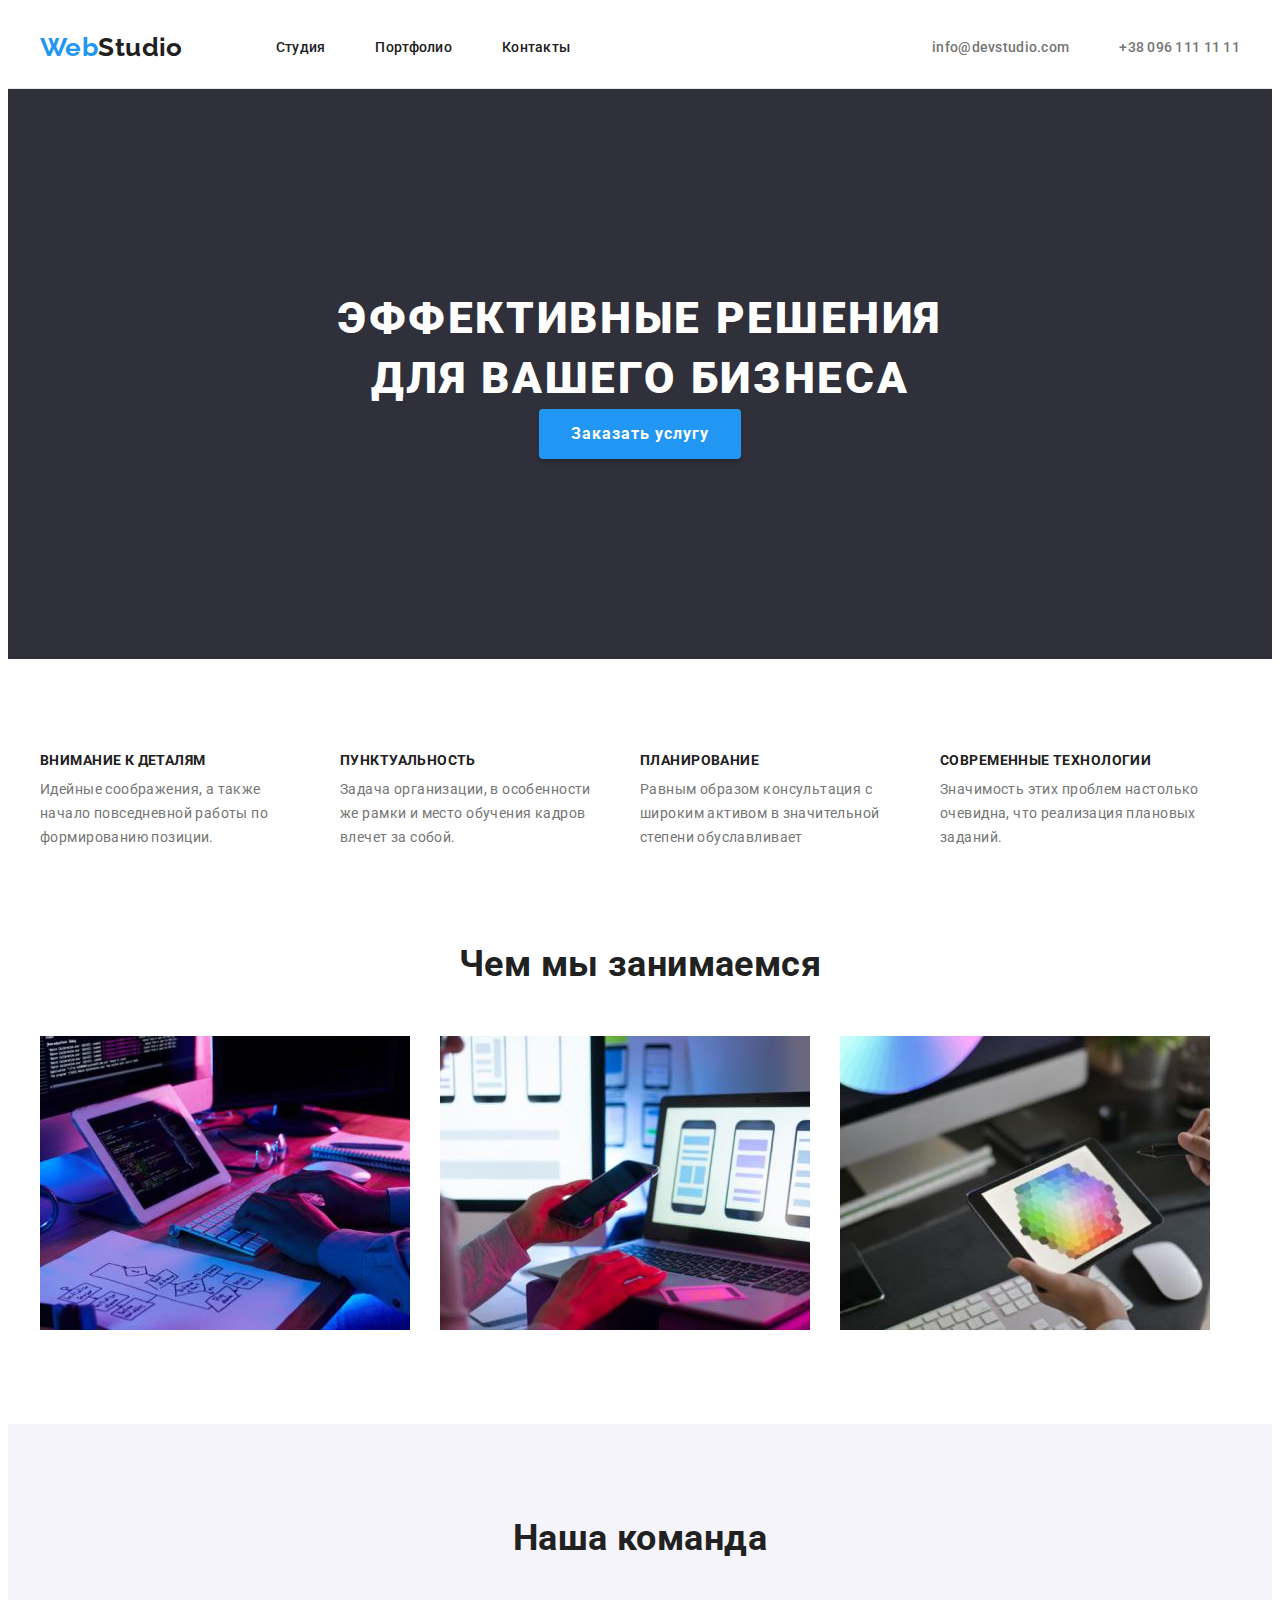
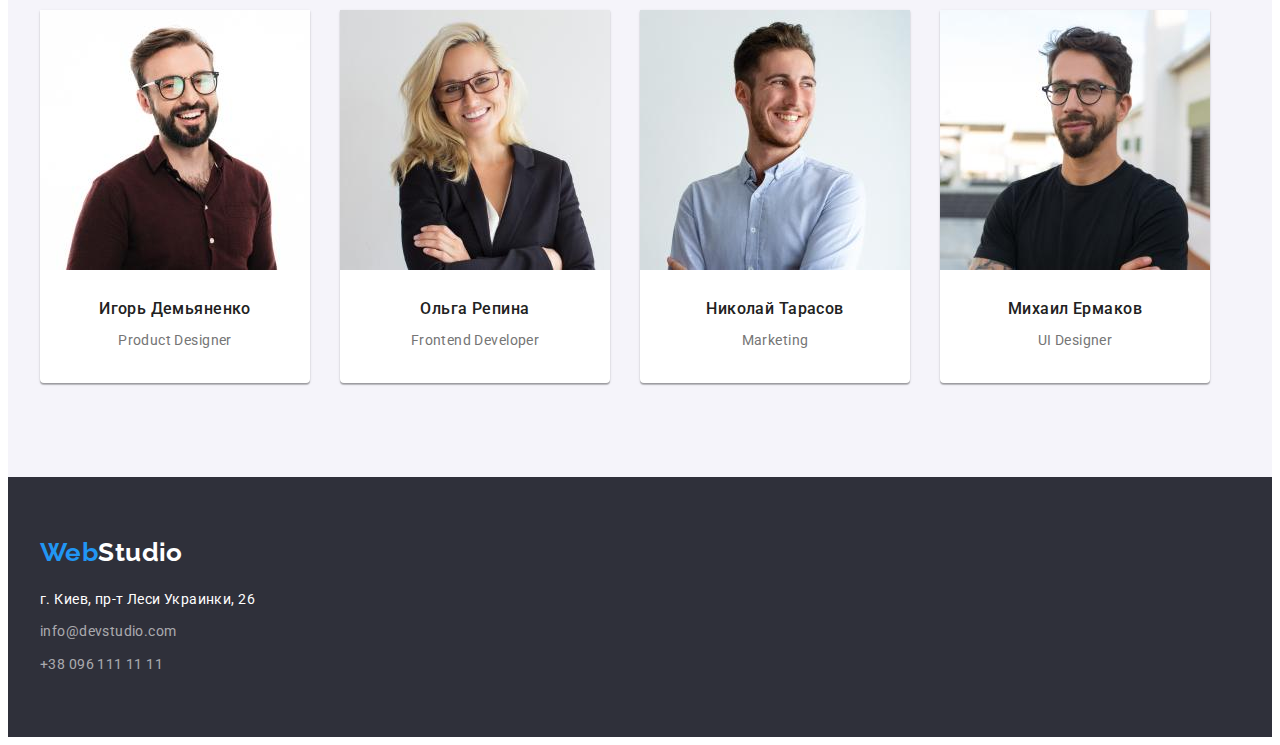
<file: index.html>
<!DOCTYPE html>
<html lang="ru">
<head>
    <meta charset="UTF-8">
    <meta http-equiv="X-UA-Compatible" content="IE=edge">
    <meta name="viewport" content="width=device-width, initial-scale=1.0">
    <link rel="preconnect" href="https://fonts.gstatic.com" crossorigin>
    <link href="https://fonts.googleapis.com/css2?family=Raleway:wght@700&family=Roboto:wght@400;500;700;900&display=swap" rel="stylesheet"> 
    <link rel="stylesheet" href="https://cdnjs.cloudflare.com/ajax/libs/modern-normalize/1.1.0/modern-normalize.min.css"
        integrity="sha512-wpPYUAdjBVSE4KJnH1VR1HeZfpl1ub8YT/NKx4PuQ5NmX2tKuGu6U/JRp5y+Y8XG2tV+wKQpNHVUX03MfMFn9Q=="
        crossorigin="anonymous" referrerpolicy="no-referrer" />
    <link rel="stylesheet" href="./css/styles.css">   
    <title>Document</title>
</head>
<body>
    <header class="site">
        <div class="container site-container">
            <nav class="navigation-container">
                <a href="./index.html" class="site-logo"> <span class="site-logo-span">Web</span>Studio</a>
                <ul class="site-nav-list">
                    <li class="site-nav-item"><a class="site-nav-link" href="./index.html">Студия</a></li>
                    <li class="site-nav-item"><a class="site-nav-link" href="./portfolio.html">Портфолио</a></li>
                    <li class="site-nav-item"><a class="site-nav-link" href="">Контакты</a></li>
                </ul>
            </nav>
            <ul class="contacts-list">
                <li class="contacts-item"><a class="contacts-tel" href="mailto:info@devstudio.com">info@devstudio.com</a></li>
                <li class="contacts-item"><a class="contacts-mail" href="tel:+380961111111">+38 096 111 11 11</a></li>
            </ul>
        </div>
    </header>

    <main>
        <section class="hero">
            <div class="container">
            <h1 class="hero-title">Эффективные решения <br> для вашего бизнеса</h1>
                    <button class="hero-btn" title="button">Заказать услугу</button>
            </div>
        </section>
        <section class="section">
            <div class="container">
                <h2 class="peculiarities-hide">Особенности</h2>
                <ul class=" peculiarities-list">
                    <li class="peculiarities-item">
                        <h3 class="peculiarities-title">Внимание к деталям</h3>
                        <p class="peculiarities-text">
                        Идейные соображения, а также начало повседневной работы по формированию позиции.
                        </p>
                    </li>
                    <li class="peculiarities-item">
                        <h3 class="peculiarities-title">Пунктуальность</h3>
                        <p class="peculiarities-text">Задача организации, в особенности же рамки и место обучения кадров влечет за собой.
                        </p>
                    </li>
                    <li class="peculiarities-item">
                        <h3 class="peculiarities-title">Планирование</h3>
                        <p class="peculiarities-text">
                        Равным образом консультация с широким активом в значительной степени обуславливает
                        </p>
                    </li>
                    <li class="peculiarities-item">
                        <h3 class="peculiarities-title">Современные технологии</h3>
                        <p class="peculiarities-text">
                        Значимость этих проблем настолько очевидна, что реализация плановых заданий.
                        </p>
                    </li>
                </ul>
            </div>
        </section>
        <section class="section work-section">
            <div class="container">
                <h2 class="work-title">Чем мы занимаемся</h2>
                <ul class="work-list">
                    <li class="work-item">
                        <img src="./images/img-1.jpg" 
                        alt="Парень пишет код"
                        width="370"
                        height="294">
                    </li>
                    <li class="work-item">
                        <img src="./images/img-2.jpg" 
                        alt="Девушка держит в руках телефон"
                        width="370"
                        height="294">
                    </li>
                    <li class="work-item">
                        <img src="./images/img-3.jpg"
                        alt="Девушка держит планшет в руках"
                        width="370"
                        height="294">
                    </li>
                </ul>
            </div>
        </section>
        <section class="commands section">
            <div class="container">
                <h2 class="commands-title">Наша команда</h2>
                <ul class="commands-list">
                    <li class="commands-item">
                        <img src="./images/igor.jpg" 
                        alt="Фотография Игоря" 
                        width="270" 
                        height="260">
                        <div class="commands-text-name">
                            <h3 class="commands-name">Игорь Демьяненко</h3>
                            <p class="commands-text" lang="en">Product Designer</p>
                        </div>
                    </li>

                    <li class="commands-item">
                        <img src="./images/olga.jpg" 
                        alt="Фотография Ольги" 
                        width="270" 
                        height="260">
                        <div class="commands-text-name">
                            <h3 class="commands-name">Ольга Репина</h3>
                            <p class="commands-text" lang="en">Frontend Developer</p>
                        </div>
                    </li>

                    <li class="commands-item">
                        <img src="./images/nikolay.jpg" 
                        alt="Фотография Николая" 
                        width="270" 
                        height="260">
                        <div class="commands-text-name">
                            <h3 class="commands-name">Николай Тарасов</h3>
                            <p class="commands-text" lang="en">Marketing</p>
                        </div>
                    </li>

                    <li class="commands-item">
                        <img src="./images/mihail.jpg" 
                        alt="Фотография Михаила" 
                        width="270" 
                        height="260">
                        <div class="commands-text-name">
                            <h3 class="commands-name">Михаил Ермаков</h3>
                            <p class="commands-text" lang="en">UI Designer</p>
                        </div>
                    </li>

                </ul>
            </div>
        </section>
    </main>
    <footer class="footer">
        <div class="container">
                    <a class="footer-logo" href=""><span class="footer-logo-span">Web</span>Studio</a>
            <address>
                <ul class="footer-list">    
                    <li class="footer-item">
                        <a class="footer-link" href="https://goo.gl/maps/mKmkBRbk66RdH9SZ9"
                        target="-blank" 
                        rel="noopener noreferrer">
                        г. Киев, пр-т Леси Украинки, 26</a>                   
                    </li>

                    <li class="footer-item">
                        <a class="footer-mail" href="mailto:info@devstudio.com">info@devstudio.com</a>
                    </li>

                    <li class="footer-item">
                        <a class="footer-tel" href="tel:+380961111111">+38 096 111 11 11</a>
                    </li>
                </ul>
            </address>
        </div>
    </footer>
</body>
</html>
</file>
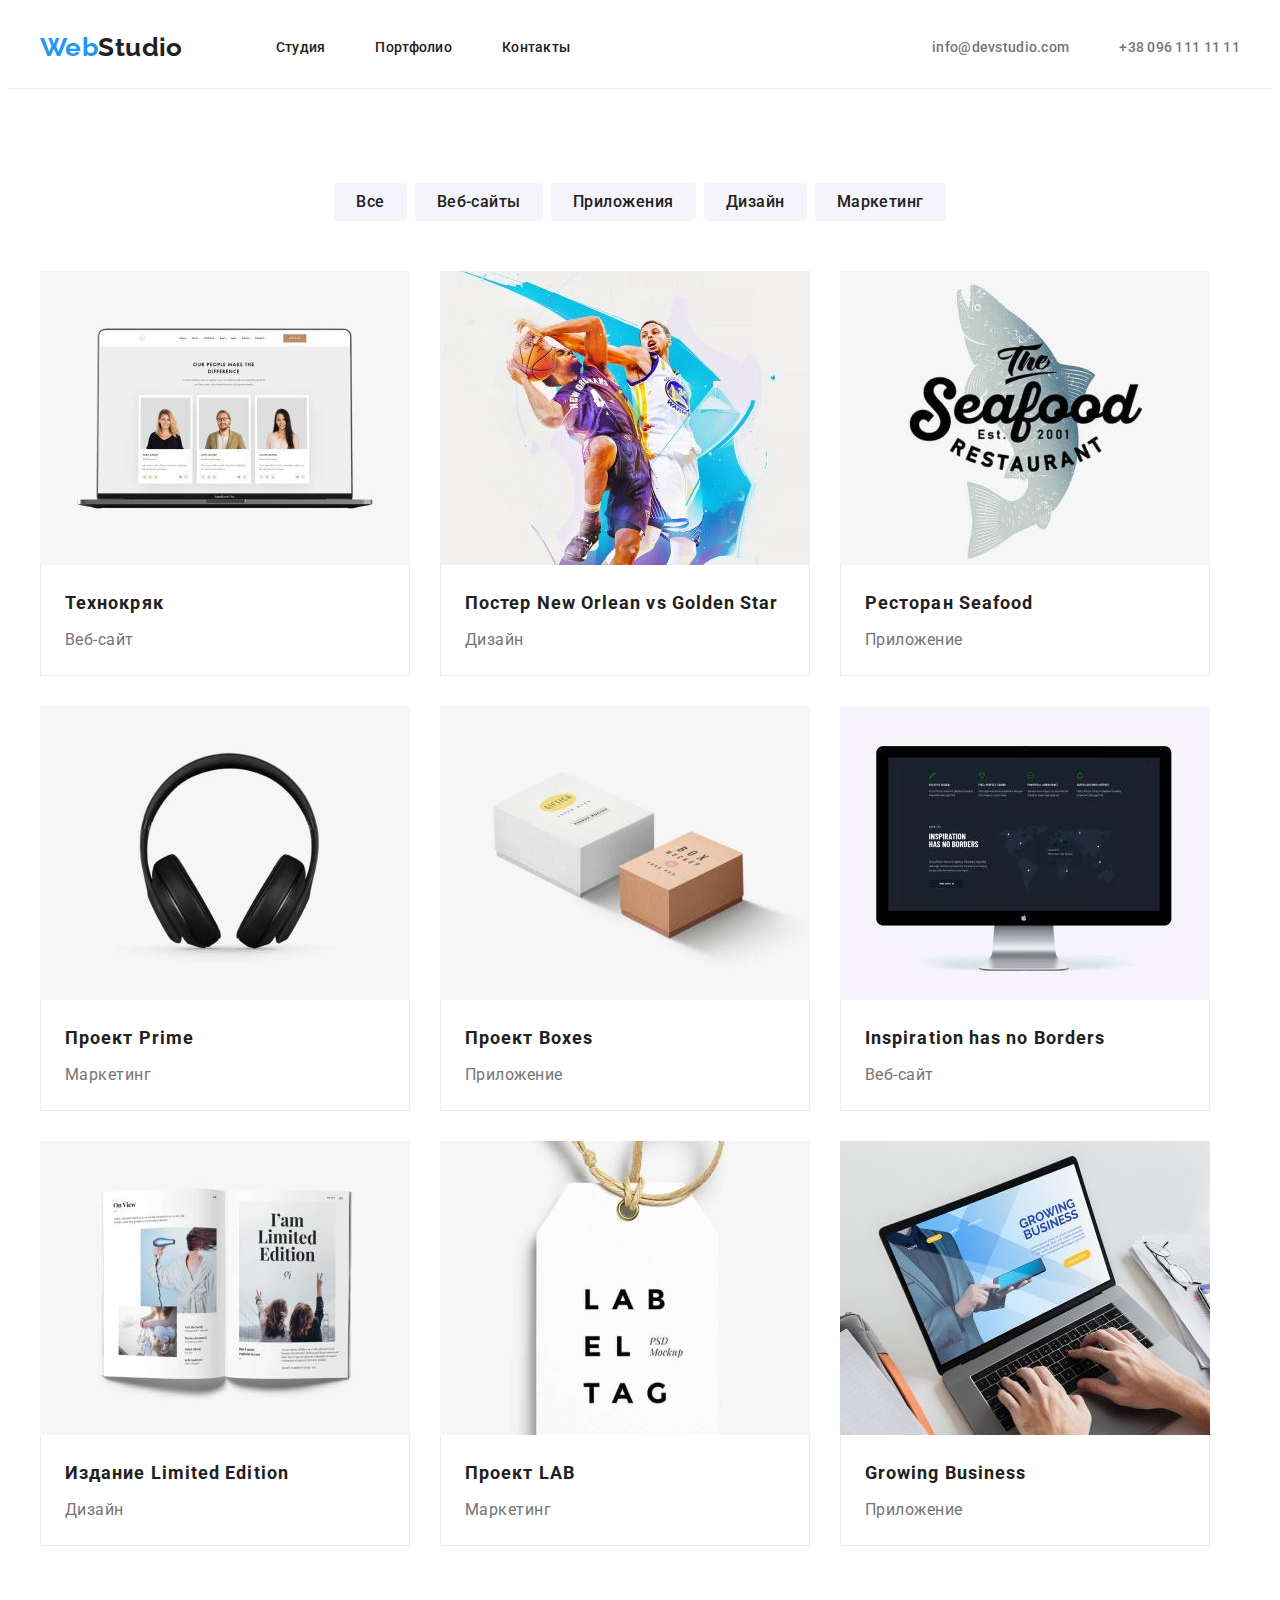
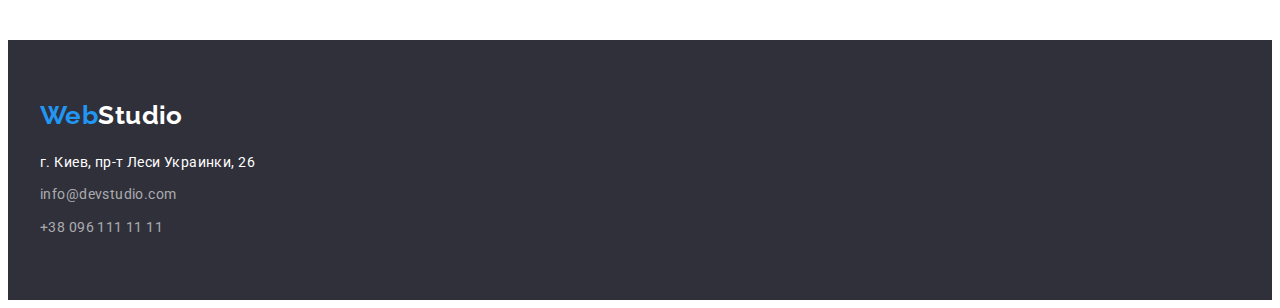
<file: portfolio.html>
<!DOCTYPE html>
<html lang="ru">
<head>
    <meta charset="UTF-8">
    <meta http-equiv="X-UA-Compatible" content="IE=edge">
    <meta name="viewport" content="width=device-width, initial-scale=1.0">
    <link rel="preconnect" href="https://fonts.googleapis.com">
    <link rel="preconnect" href="https://fonts.gstatic.com" crossorigin>
    <link href="https://fonts.googleapis.com/css2?family=Raleway:wght@700&family=Roboto:wght@400;500;700;900&display=swap" rel="stylesheet">
    <link rel="stylesheet" href="https://cdnjs.cloudflare.com/ajax/libs/modern-normalize/1.1.0/modern-normalize.min.css"
        integrity="sha512-wpPYUAdjBVSE4KJnH1VR1HeZfpl1ub8YT/NKx4PuQ5NmX2tKuGu6U/JRp5y+Y8XG2tV+wKQpNHVUX03MfMFn9Q=="
        crossorigin="anonymous" referrerpolicy="no-referrer" />
    <link rel="stylesheet" href="./css/styles.css">
    <title>Document</title>
    
</head>
<body>
    <header class="site">
        <div class="container site-container">
            <nav class="navigation-container">
                <a href="./index.html" class="site-logo"> <span class="site-logo-span">Web</span>Studio</a>
                <ul class="site-nav-list">
                    <li class="site-nav-item"><a class="site-nav-link" href="./index.html">Студия</a></li>
                    <li class="site-nav-item"><a class="site-nav-link" href="./portfolio.html">Портфолио</a></li>
                    <li class="site-nav-item"><a class="site-nav-link" href="">Контакты</a></li>
                </ul>
            </nav>
            <ul class="contacts-list">
                <li class="contacts-item"><a class="contacts-tel" href="mailto:info@devstudio.com">info@devstudio.com</a>
                </li>
                <li class="contacts-item"><a class="contacts-mail" href="tel:+380961111111">+38 096 111 11 11</a></li>
            </ul>
        </div>
    </header>

<main class="main-portfolio">
    <section class="section">
        <div class="container">
            <h1 class="portfolio-title-hide">Наши проэкты</h1>
            <ul class="portfolio-list-btn">
                <li class="portfolio-btn-item"><button type="button" class="portfolio-btn">Все</button></li>
                <li class="portfolio-btn-item"><button type="button" class="portfolio-btn">Веб-сайты</button></li>
                <li class="portfolio-btn-item"><button type="button" class="portfolio-btn">Приложения</button></li>
                <li class="portfolio-btn-item"><button type="button" class="portfolio-btn">Дизайн</button></li>
                <li class="portfolio-btn-item"><button type="button" class="portfolio-btn">Маркетинг</button></li>
            </ul>

            <ul class="portfolio-list-img">
                <li class="portfolio-item-img">
                    <a class="portfolio-link-img" href="">
                    <img src="./images/tehnokryak.jpg" alt="Фотография ноутбука" width="370" height="294">
                    <div class="portfolio-border portfolio-padding">
                    <h2 class="portfolio-title">Технокряк</h2>
                    <p class="portfolio-text">Веб-сайт</p>                        
                    </div>
                </a>
                </li>

                <li class="portfolio-item-img">
                    <a class="portfolio-link-img" href="">
                    <img src="./images/poster-new-orlean.jpg" alt="Два баскетболиста" width="370" height="294">
                    <div class="portfolio-border portfolio-padding">
                        <h2 class="portfolio-title">Постер <span lang="en">New Orlean vs Golden Star</span> </h2>
                        <p class="portfolio-text">Дизайн</p>
                    </div>
                    </a>
                </li>

                <li class="portfolio-item-img">
                    <a class="portfolio-link-img" href="">
                    <img src="./images/rest-seafood.jpg" alt="Эмблема ресторана" width="370" height="294">
                    <div class="portfolio-border portfolio-padding">
                        <h2 class="portfolio-title">Ресторан <span lang="en">Seafood</span> </h2>
                        <p class="portfolio-text">Приложение</p>
                    </div>
                    </a>
                </li>

                <li class="portfolio-item-img">
                    <a class="portfolio-link-img" href="">
                    <img src="./images/prime.jpg" alt="Фото наушников" width="370" height="294">
                    <div class="portfolio-border portfolio-padding">
                    <h2 class="portfolio-title">Проект <span lang="en">Prime</span> </h2>
                    <p class="portfolio-text">Маркетинг</p>
                    </div>
                    </a>
                </li>

                <li class="portfolio-item-img">
                    <a class="portfolio-link-img" href="">
                    <img src="./images/boxes.jpg" alt="Две коробки" width="370" height="294">
                    <div class="portfolio-border portfolio-padding">
                    <h2 class="portfolio-title">Проект <span lang="en">Boxes</span> </h2>
                    <p class="portfolio-text">Приложение</p>
                    </div>
                    </a>
                </li>

                <li class="portfolio-item-img">
                    <a class="portfolio-link-img" href="">
                    <img src="./images/inspiration.jpg" alt="Монитор" width="370" height="294">
                    <div class="portfolio-border portfolio-padding">
                    <h2 class="portfolio-title" lang="en">Inspiration has no Borders</h2>
                    <p class="portfolio-text">Веб-сайт</p>
                    </div>
                    </a>
                </li>

                <li class="portfolio-item-img">
                    <a class="portfolio-link-img" href="">
                    <img src="./images/limited-edition.jpg" alt="Открытая книга" width="370" height="294">
                    <div class="portfolio-border portfolio-padding">
                    <h2 class="portfolio-title">Издание <span lang="en">Limited Edition</span> </h2>
                    <p class="portfolio-text">Дизайн</p>
                    </div>
                    </a>
                </li>

                <li class="portfolio-item-img">
                    <a class="portfolio-link-img" href="">
                    <img src="./images/lab.jpg" alt="Эмблема проэкта" width="370" height="294">
                    <div class="portfolio-border portfolio-padding">
                    <h2 class="portfolio-title">Проект <span lang="en">LAB</span></h2>
                    <p class="portfolio-text">Маркетинг</p>
                    </div>
                    </a>
                </li>

                <li class="portfolio-item-img">
                    <a class="portfolio-link-img" href="">
                    <img src="./images/growing-business.jpg" alt="Реклама приложения на ноутбуке" width="370" height="294">
                    <div class="portfolio-border portfolio-padding">
                    <h2 class="portfolio-title" lang="en">Growing Business</h2>
                    <p class="portfolio-text">Приложение</p>
                    </div>
                    </a>
                </li>

            </ul>
        </div>
    </section>

</main>
    
    <footer class="footer">
        <div class="container">
            <a class="footer-logo" href=""><span class="footer-logo-span">Web</span>Studio</a>
            <address>
                <ul class="footer-list">
                    <li class="footer-item">
                        <a class="footer-link" href="https://goo.gl/maps/mKmkBRbk66RdH9SZ9" target="-blank"
                            rel="noopener noreferrer">
                            г. Киев, пр-т Леси Украинки, 26</a>
                    </li>
    
                    <li class="footer-item">
                        <a class="footer-mail" href="mailto:info@devstudio.com">info@devstudio.com</a>
                    </li>
    
                    <li class="footer-item">
                        <a class="footer-tel" href="tel:+380961111111">+38 096 111 11 11</a>
                    </li>
                </ul>
            </address>
        </div>
    </footer>
</body>
</html>
</file>
<file: css/styles.css>
:root {
  --main-title-color: #ffffff;
  --second-title-color: #212121;
  --main-text-color: #757575;
  --footer-contacts-text-color: rgba(255, 255, 255, 0.6);
  --footer-link-color: #ffffff;
  --header-contacts-text-color: #757575;
  --hover-color: #2196f3;
  --focus-color: #2196f3;
  --hero-btn-color: #188ce8;
  --web-logo-color: #2196f3;
  --studio-header-logo-color: #212121;
  --studio-footer-logo-color: #ffffff;
  --main-btn-color: #ffffff;
  --background-btn-color: #2196f3;
  --background-portfolio-btn-color: #f5f4fa;
  --background-hero-footer-color: #2f303a;
  --background-commands-color: #f5f4fa;
  --background-item-commads: #ffffff;
  --second-btn-color: #212121;
  --portfolio-btn-accent-color: #ffffff;
}

body {
  font-family: Roboto, sans-serif;
  font-size: 14px;
  line-height: 1.71;
  letter-spacing: 0.03em;
  color: var(--main-text-color);
}

p,
h1,
h2,
h3,
h4,
h5,
h6 {
  margin: 0;
}

a {
  text-decoration: none;
}

ul {
  margin: 0;
  padding: 0;
}

address {
  font-style: normal;
}

.container {
  width: 1200px;
  padding-left: 15px;
  padding-right: 15px;
  margin: 0 auto;
}

p,
h1,
h2,
h3,
h4,
h5,
h6 {
  margin: 0;
}

ul {
  margin: 0;
  padding: 0;
  list-style: none;
}

img {
  display: block;
  max-width: 100%;
  height: auto;
}

.container {
  width: 1200px;
  padding-left: 15px;
  padding-right: 15px;
  margin: 0 auto;
}

.section {
  padding-top: 94px;
  padding-bottom: 94px;
}
/* --------------HEADER----------------------- */

.site {
  border: 1px solid #ececec;
  border-top-style: none;
  border-right-style: none;
  border-left-style: none;
}

.site-logo {
  font-family: Raleway;
  font-weight: 700;
  font-size: 26px;
  line-height: 1.19;
  color: var(--studio-header-logo-color);
  padding-bottom: 25px;
  padding-top: 24px;
  padding-right: 93px;
}

.navigation-container {
  display: flex;
  align-items: center;
}

.site-container {
  display: flex;
  align-items: center;
}

.site-logo-span {
  font-family: Raleway;
  font-weight: 700;
  font-size: 26px;
  line-height: 1.19;
  color: var(--web-logo-color);
}

.site-nav-link {
  display: block;
  font-weight: 500;
  font-size: 14px;
  line-height: 1.14;
  letter-spacing: 0.02em;
  color: var(--second-title-color);
}

.site-nav-list {
  display: flex;
}

.site-nav-item:not(:last-child) {
  margin-right: 50px;
}

.site-nav-link,
.contacts-mail,
.contacts-tel {
  padding-top: 32px;
  padding-bottom: 32px;
}

.contacts-tel,
.contacts-mail {
  color: var(--header-contacts-text-color);
}
.contacts-item:not(:last-child) {
  margin-right: 50px;
}

.contacts-list {
  font-weight: 500;
  font-size: 14px;
  line-height: 1.14;
  letter-spacing: 0.02em;
  color: var(--header-contacts-text-color);
  display: flex;
  margin-left: auto;
}

/* ----------------------HOVER---------------------------- */

.site-nav-link:hover,
.contacts-tel:hover,
.contacts-mail:hover,
.footer-tel:hover,
.footer-mail:hover {
  color: var(--hover-color);
}

/* ----------------------FOCUS---------------------------- */

.site-nav-link:focus,
.contacts-tel:focus,
.contacts-mail:focus,
.footer-tel:focus,
.footer-mail:focus {
  color: var(--focus-color);
}

/* ----------------------HERO---------------------------- */

.hero {
  background-color: var(--background-hero-footer-color);
  text-align: center;
  padding: 200px 0px;
}

.hero-title {
  font-weight: 900;
  font-size: 44px;
  line-height: 1.36;
  letter-spacing: 0.06em;
  text-transform: uppercase;
  color: var(--main-title-color);
}

.hero-btn {
  font-family: Roboto;
  font-weight: 700;
  font-size: 16px;
  line-height: 1.87;
  letter-spacing: 0.06em;
  color: var(--main-btn-color);
  background: var(--background-btn-color);
  box-shadow: 0px 4px 4px rgba(0, 0, 0, 0.15);
  border-radius: 4px;
  padding: 10px 32px;
  cursor: pointer;
  border: transparent;
}

/* ----------------- PECULIARITEIS--------------------------- */

.peculiarities-hide,
.portfolio-title-hide {
  border: 0;
  clip: rect(0 0 0 0);
  height: 1px;
  margin: -1px;
  overflow: hidden;
  padding: 0;
  position: absolute;
  white-space: nowrap;
  width: 1px;
}
.peculiarities-list {
  display: flex;
}
.peculiarities-item:not(:last-child) {
  margin-right: 30px;
}
.peculiarities-item {
  width: 270px;
}

.peculiarities-title {
  font-weight: 700;
  font-size: 14px;
  line-height: 1.14;
  text-transform: uppercase;
  color: var(--second-title-color);
}
.peculiarities-text {
  margin-top: 10px;
}

/* -----------------  WHAT WE DO --------------------------- */
.work-title {
  font-weight: 700;
  font-size: 36px;
  line-height: 1.16;
  text-align: center;
  color: var(--second-title-color);
}

.work-section {
  padding-top: 0px;
}

.work-list {
  display: flex;
  margin-top: 50px;
}

.work-item:not(:last-child) {
  margin-right: 30px;
}

/* -----------------  COMMADS --------------------------- */

.commands {
  background-color: var(--background-commands-color);
}

.commands-title {
  font-weight: 700;
  font-size: 36px;
  line-height: 1.16;
  text-align: center;
  color: var(--second-title-color);
}

.commands-name {
  font-weight: 500;
  font-size: 16px;
  line-height: 1.18;
  text-align: center;
  color: var(--second-title-color);
}

.commands-list {
  display: flex;
  margin-top: 50px;
}

.commands-text {
  text-align: center;
  margin-top: 10px;
}

.commands-text-name {
  padding-top: 30px;
  padding-bottom: 30px;
}

.commands-item {
  box-shadow: 0px 1px 3px rgba(0, 0, 0, 0.12), 0px 1px 1px rgba(0, 0, 0, 0.14),
    0px 2px 1px rgba(0, 0, 0, 0.2);
  border-radius: 0px 0px 4px 4px;
  background: var(--background-item-commads);
}

.commands-item:not(:last-child) {
  margin-right: 30px;
}

/* -----------------  FOOTER --------------------------- */

.footer {
  background-color: var(--background-hero-footer-color);
  padding: 60px 0;
}

.footer-logo {
  font-family: Raleway;
  font-weight: 700;
  font-size: 26px;
  line-height: 1.19;
  color: var(--studio-footer-logo-color);
  display: block;
}

.footer-list {
  margin-top: 20px;
}

.footer-item:not(:first-child) {
  margin-top: 9px;
}

.footer-logo-span {
  font-family: Raleway;
  font-weight: 700;
  font-size: 26px;
  line-height: 1.19;
  color: var(--web-logo-color);
}

.footer-link {
  font-family: Roboto;
  font-style: normal;
  font-weight: 400;
  font-size: 14px;
  line-height: 1.71;
  letter-spacing: 0.03em;
  color: var(--footer-link-color);
}

.footer-mail,
.footer-tel {
  font-weight: 400;
  font-size: 14px;
  line-height: 1.71;
  letter-spacing: 0.03em;
  color: var(--footer-contacts-text-color);
}

/* -----------------  PORTFOLIO --------------------------- */

.portfolio-title {
  font-weight: 700;
  font-size: 18px;
  line-height: 2;
  letter-spacing: 0.06em;
  color: var(--second-title-color);
}

.portfolio-text {
  font-size: 16px;
  line-height: 1.87;
  letter-spacing: 0.03em;
  color: var(--main-text-color);
  margin-top: 4px;
}

.portfolio-btn {
  font-family: Roboto;
  font-weight: 500;
  font-size: 16px;
  line-height: 1.62;
  text-align: center;
  letter-spacing: 0.03em;
  color: var(--second-btn-color);
  background-color: var(--background-portfolio-btn-color);
  cursor: pointer;

  border-radius: 4px;
  border: 0px;
  padding: 6px 22px;
}

.portfolio-btn-item:not(:last-child) {
  margin-right: 8px;
}

.portfolio-btn:focus,
.portfolio-btn:hover {
  color: var(--portfolio-btn-accent-color);
  background-color: var(--background-btn-color);
  box-shadow: 0px 3px 1px rgba(0, 0, 0, 0.1), 0px 1px 2px rgba(0, 0, 0, 0.08),
    0px 2px 2px rgba(0, 0, 0, 0.12);
}

.portfolio-list-btn {
  display: flex;
  justify-content: center;
}

.portfolio-list-img {
  display: flex;
  flex-wrap: wrap;
  margin-top: 50px;
}

.portfolio-item-img:nth-child(3n) {
  margin-right: 0px;
}

.portfolio-item-img:nth-child(n + 4) {
  margin-top: 30px;
}

.portfolio-item-img {
  margin-right: 30px;
}

/* -----------------  PORTFOLIO BORDER IMG ----------------------------- */

.portfolio-border {
  border: 1px solid #ececec;
  border-top: none;
}

.portfolio-padding {
  padding: 20px 24px;
}
</file>
